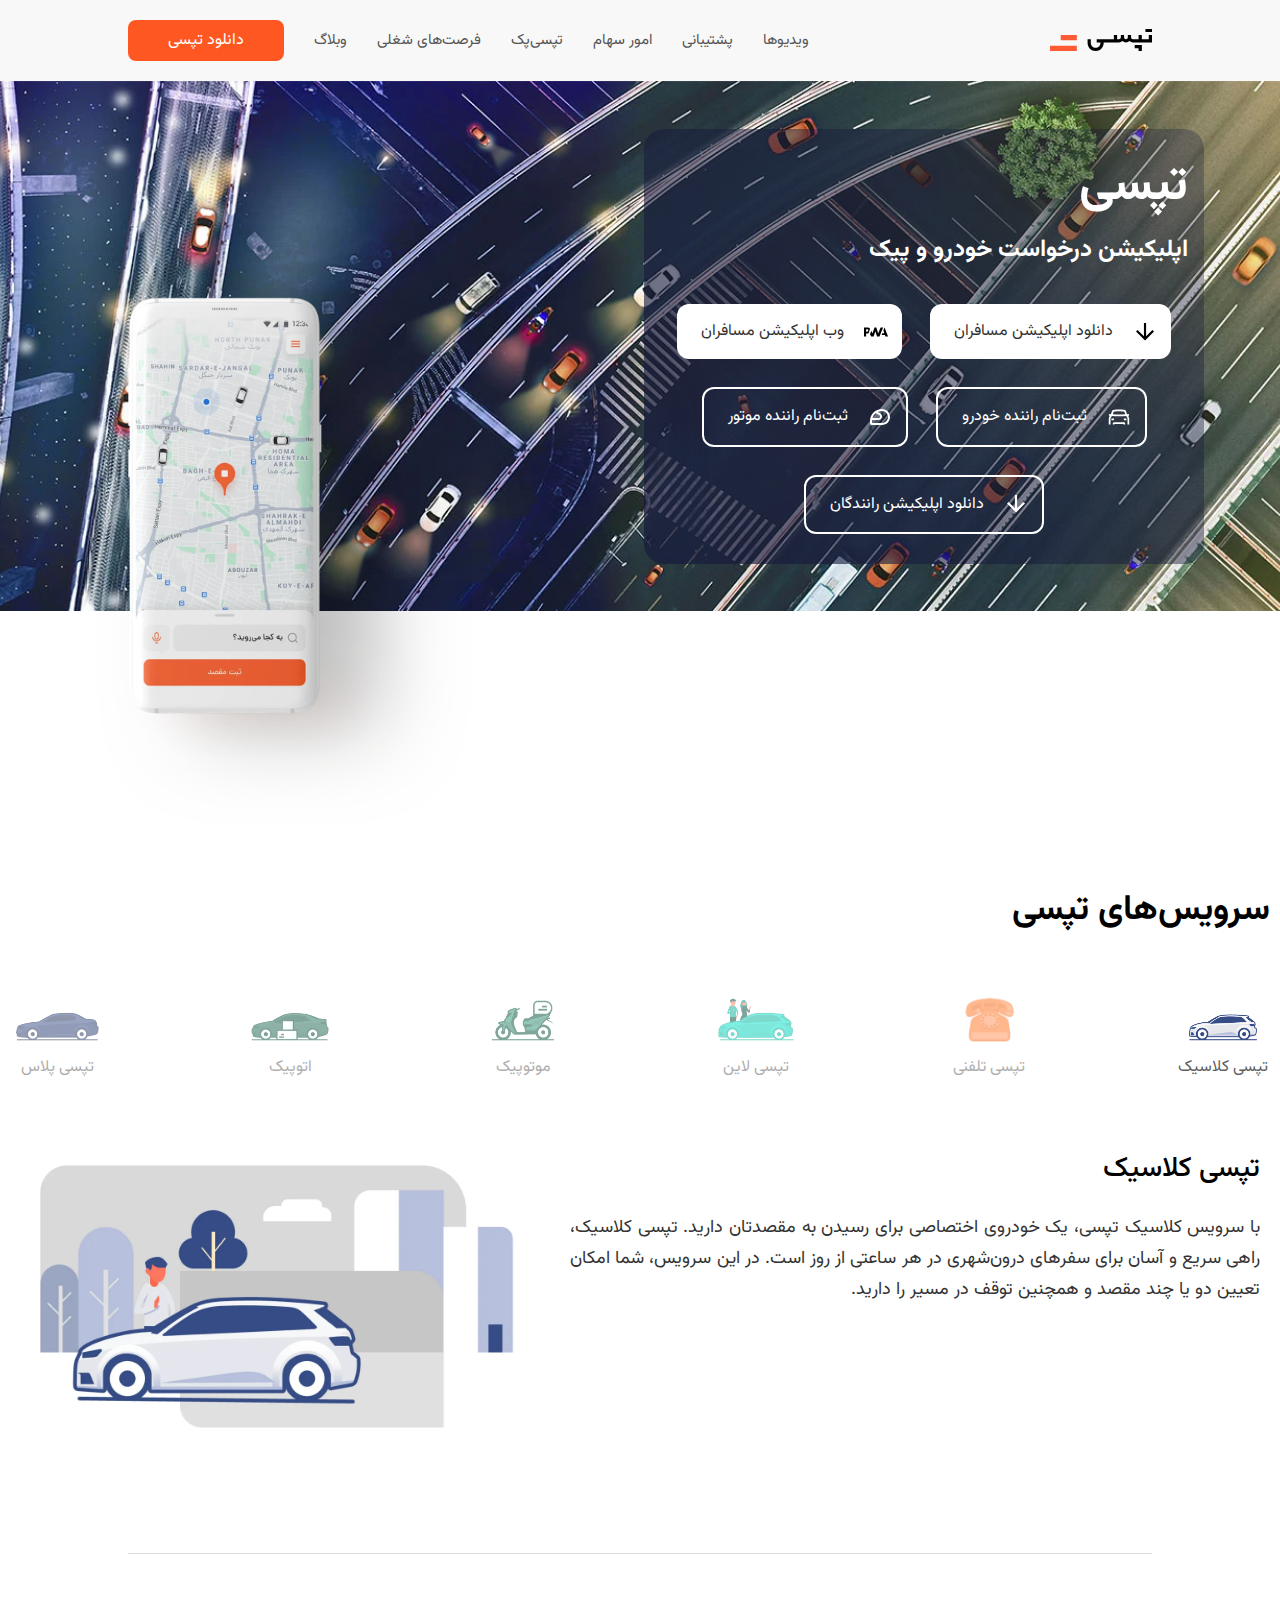
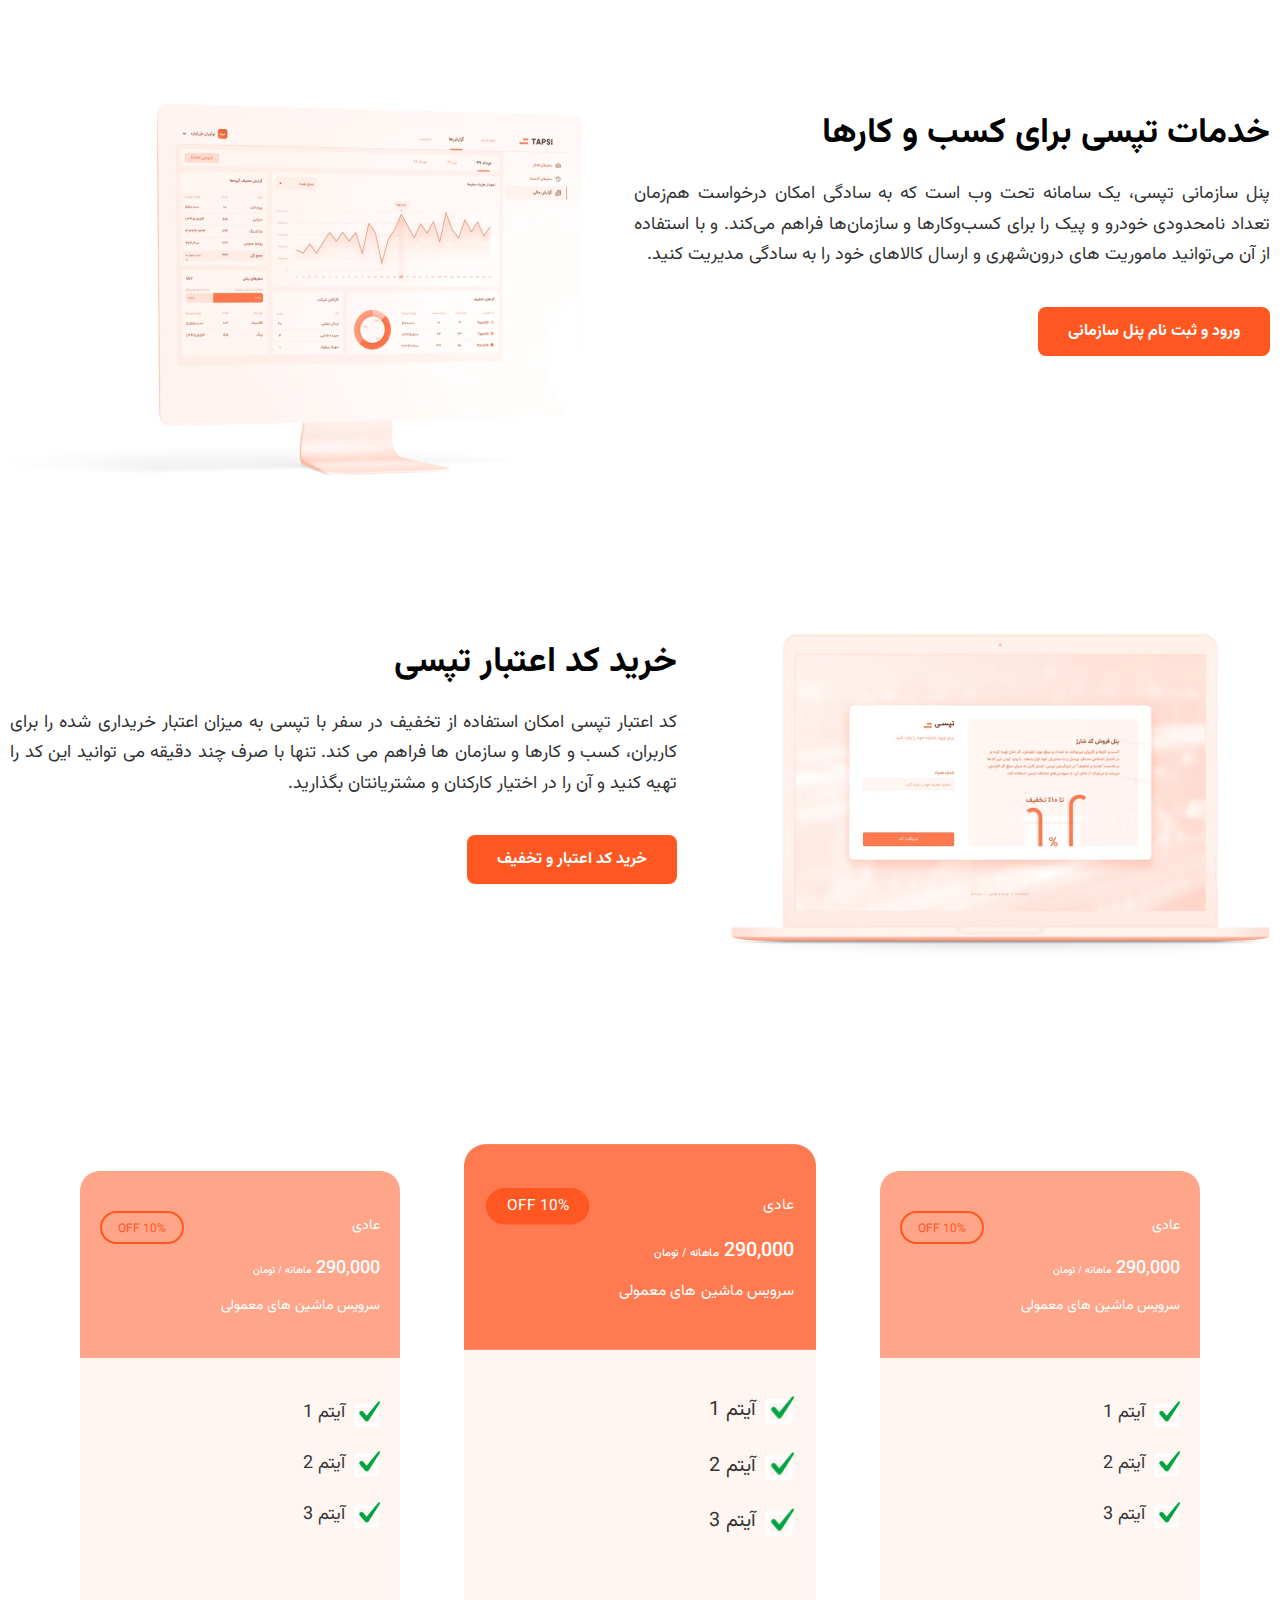
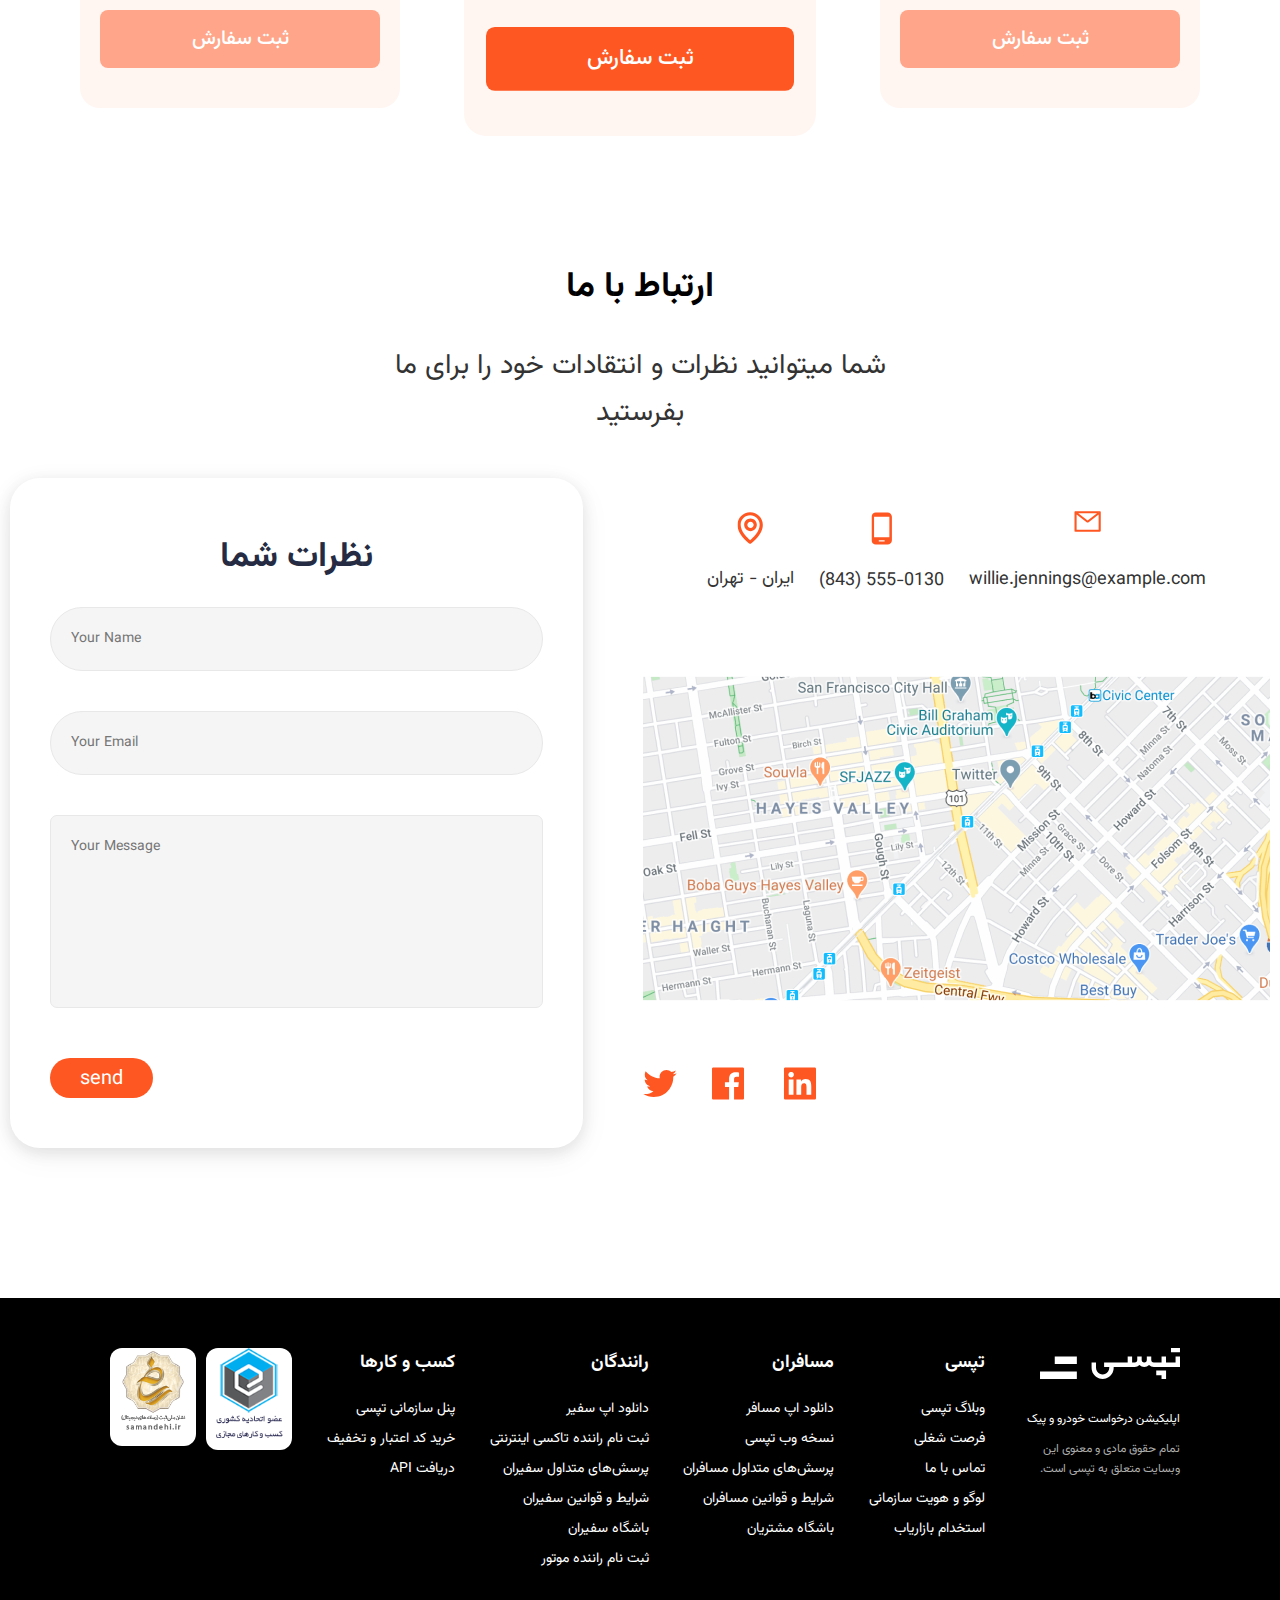
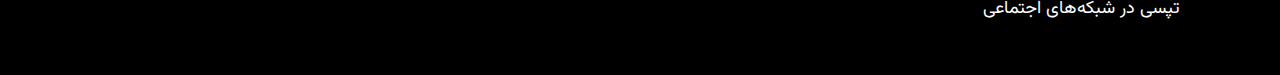
<file: index.html>
<!DOCTYPE html>
<html lang="en" dir="rtl">

<head>
  <meta charset="UTF-8">
  <meta name="viewport" content="width=device-width, initial-scale=1.0">
  <link rel="stylesheet" href="./css/fonts.css">
  <link rel="stylesheet" href="./css/style.css">

  <title>Tapsi Demo</title>
</head>

<body>
  <header>
    <nav class="nav">
      <a class="nav__logo" href="#">
        <svg xmlns="http://www.w3.org/2000/svg" width="102" height="22" viewBox="0 0 102 22">
          <g fill-rule="evenodd">
            <path fill="#000"
              d="M102 5.946h-3.222v4.28H91.8v-4.28h-3.221v4.28h-5.637a1.878 1.878 0 0 1-1.879-1.872V5.946h-3.221v2.408a1.878 1.878 0 0 1-1.879 1.873 1.878 1.878 0 0 1-1.879-1.873V5.946h-3.221v2.408a1.878 1.878 0 0 1-1.879 1.873h-1.879V5.946h-3.22v4.28h-17.18v3.212h3.758v.535c0 2.656-2.167 4.816-4.831 4.816-2.664 0-4.832-2.16-4.832-4.816v-3.746H37.58v3.746c0 4.426 3.613 8.027 8.053 8.027 4.44 0 8.052-3.6 8.052-8.027v-.535H68.985a5.09 5.09 0 0 0 3.489-1.381 5.09 5.09 0 0 0 3.49 1.38 5.09 5.09 0 0 0 3.489-1.38 5.089 5.089 0 0 0 3.489 1.38H102V5.947z">
            </path>
            <path fill="#000" d="M84.702 19.297h3.854V22h3.304v-5.946h-7.158zM102 0h-6.561v2.973H102z"></path>
            <path fill="#FF5B35" d="M26.842 11.297H10.737V5.946h16.105zM26.842 22H0v-5.351h26.842z"></path>
          </g>
        </svg>
      </a>
      <div class="nav__toggler">
        <div class="bar bar-one"></div>
        <div class="bar bar-two"></div>
        <div class="bar bar-three"></div>
      </div>
      <ul class="hidden-list nav__list">
        <li class="nav__item">
          <a href="#">ویدیوها</a>
        </li>
        <li href="#" class="nav__item">
          <a href="#">پشتیبانی</a>
        </li>
        <li href="#" class="nav__item">
          <a href="#">امور سهام</a>
        </li>
        <li href="#" class="nav__item">
          <a href="#">تپسی‌پک</a>
        </li>
        <li href="#" class="nav__item">
          <a href="#">فرصت‌های شغلی</a>
        </li>
        <li href="#" class="nav__item">
          <a href="#">وبلاگ</a>
        </li>
        <li class="mav__item">
          <a href="#" class="btn btn--primary btn__download">دانلود تپسی</a>
        </li>
      </ul>
    </nav>

    <div class="hero-section">
      <div class="hero__items">
        <h1>تپسی</h1>
        <h2>اپلیکیشن درخواست خودرو و پیک</h2>
        <div class="hero__links">
          <div class="hero__link__items btn--white">
            <img src="assets/images/hero/passenger-download.svg" alt="download icon">
            <span>
              دانلود اپلیکیشن مسافران
            </span>
          </div>

          <div class="hero__link__items btn--white">
            <img src="assets/images/hero/pwa.svg" alt="pwa icon">
            <span>
              وب اپلیکیشن مسافران
            </span>
          </div>

          <div class="hero__link__items btn--ghost">
            <img src="assets/images/hero/driver-join.svg" alt="car icon">
            <span>
              ثبت‌نام راننده خودرو
            </span>
          </div>

          <div class="hero__link__items btn--ghost">
            <img src="assets/images/hero/biker-join.svg" alt="helmet icon">
            <span>
              ثبت‌نام راننده موتور
            </span>
          </div>

          <div class="hero__link__items btn--ghost">
            <img src="assets/images/hero/driver-download.svg" alt="download icon">
            <span>
              دانلود اپلیکیشن رانندگان
            </span>
          </div>
        </div>
      </div>

      <img class="hero__phone-image" src="assets/images/hero/mockup-phone.png" alt="phone image">
    </div>
  </header>

  <section class="services container">
    <h2>سرویس‌های تپسی</h2>
    <div class="services__tabs">
      <a class="tab active" data-tab-target="nav-classic-tab">
        <img src="assets/images/services/tapsi-classic.png" alt="classic tapsi image">
        <p>تپسی کلاسیک</p>
      </a>
      <a class="tab" data-tab-target="nav-phone-tab">
        <img src="assets/images/services/tapsi-tel.png" alt="phone tapsi image">
        <p>تپسی تلفنی</p>
      </a>
      <a class="tab" data-tab-target="nav-line-tab">
        <img src="assets/images/services/tapsi-line.png" alt="line tapsi image">
        <p>تپسی لاین</p>
      </a>
      <a class="tab" data-tab-target="nav-motopeyk-tab">
        <img src="assets/images/services/tapsi-motopeyk.png" alt="motopeyk tapsi image">
        <p>موتوپیک</p>
      </a>
      <a class="tab" data-tab-target="nav-autopeyk-tab">
        <img src="assets/images/services/tapsi-autopeyk.png" alt="autopeyk tapsi image">
        <p>اتوپیک</p>
      </a>
      <a class="tab" data-tab-target="nav-plus-tab">
        <img src="assets/images/services/tapsi-plus.png" alt="tapsi plus image">
        <p>تپسی پلاس</p>
      </a>
    </div>

    <div class="container">
      <div class="tab-content active" id="nav-classic-tab">
        <div class="feature__detail">
          <h3>تپسی کلاسیک</h3>
          <p>
            با سرویس کلاسیک تپسی، یک خودروی اختصاصی برای رسیدن به مقصدتان دارید. تپسی کلاسیک، راهی سریع و آسان برای
            سفرهای درون‌شهری در هر ساعتی از روز است. در این سرویس، شما امکان تعیین دو یا چند مقصد و همچنین توقف در مسیر
            را دارید.
          </p>
        </div>
        <div class="feature__img">
          <img src="assets/images/services/classic-big.webp" alt="Tapsi classic">
        </div>
      </div>

      <div class="tab-content" id="nav-phone-tab">
        <div class="feature__detail">
          <h3>تپسی تلفنی</h3>
          <p>
            سرویس تپسی تلفنی یا ۱۶۳۰، این امکان را به شما می‌دهد که بدون نیاز به اینترنت و اپلیکیشن، درخواست خودرو
            بدهید. این سرویس تاکسی تلفنی مناسب زمانی است که به هر دلیلی دسترسی به اینترنت یا اپلیکیشن ندارید. همچنین
            سرویس تلفنی تپسی، راه حلی مناسب برای افرادی است که کار کردن با اپلیکیشن‌های موبایلی برایشان راحت نیست.
          </p>
        </div>
        <div class="feature__img">
          <img src="assets/images/services/tel-big.webp" alt="Tapsi phone">
        </div>
      </div>

      <div class="tab-content" id="nav-line-tab">
        <div class="feature__detail">
          <h3>تپسی لاین</h3>
          <p>
            تپسی لاین سرویسی است که امکان سفر اشتراکی را برایتان فراهم می‌کند. در این سرویس شما با مسافر دیگری که
            هم‌مسیرتان است، هم‌سفر خواهید بود و هزینه سفرتان تقسیم می‌شود.
          </p>
        </div>
        <div class="feature__img">
          <img src="assets/images/services/line-big.webp" alt="Tapsi line">
        </div>
      </div>

      <div class="tab-content" id="nav-motopeyk-tab">
        <div class="feature__detail">
          <h3>موتوپیک</h3>
          <p>
            با استفاده از سرویس موتوپیک، بسته‌ها و مرسولاتتان با پیک موتور به مقصد ارسال می‌شوند. این سرویس مناسب زمانی
            است که می‌خواهید مرسوله سریع‌تر به مقصد برسد. در این سرویس، شما می‌توانید مسیر رسیدن مرسوله‌تان به مقصد را
            به صورت لحظه‌ای روی نقشه دنبال کنید.
          </p>
          <button class="btn btn--primary">آشنایی با موتوپیک</button>
        </div>
        <div class="feature__img">
          <img src="assets/images/services/motopeyk-big.webp" alt="Tapsi motopeyk">
        </div>
      </div>

      <div class="tab-content" id="nav-autopeyk-tab">
        <div class="feature__detail">
          <h3>اتوپیک</h3>
          <p>
            اتوپیک سرویسی برای ارسال بسته‌های شما با خودرو است. این سرویس، برای زمانی مناسب است که بسته‌های شما، با
            موتور
            قابل ارسال نیستند و یا در حین جابجایی، نیاز به مراقبت بیشتری دارند. در این سرویس نیز امکان رصد لحظه ‌به لحظه
            موقعیت مکانی مرسوله تا زمان رسیدن به مقصد فراهم است.
          </p>
        </div>
        <div class="feature__img">
          <img src="assets/images/services/autopeyk-big.webp" alt="Tapsi autopeyk">
        </div>
      </div>

      <div class="tab-content" id="nav-plus-tab">
        <div class="feature__detail">
          <h3>تپسی پلاس</h3>
          <p>
            در سرویس پلاس تاکسی اینترنتی تپسی، خودرویی با مدل بالاتر و عمر کمتر، به دنبال شما خواهد آمد. همچنین،
            رانندگان
            این سرویس بالاترین امتیاز را از مسافران دریافت کرده‌اند. در این سرویس امکان تعیین چند مقصد یا توقف در حین
            سفر،
            وجود دارد.
          </p>
        </div>
        <div class="feature__img">
          <img src="assets/images/services/plus-big.webp" alt="Tapsi plus">
        </div>
      </div>
  </section>

  <div class="line--big"></div>

  <section class="feature container">
    <div class="feature__section">
      <div class="feature__img">
        <img class="" src="assets/images/tapsi-services.png" alt="Tapsi services for businesses">
      </div>
      <div class="feature__detail">
        <h2>خدمات تپسی برای کسب و کارها</h2>
        <p>
          پنل سازمانی تپسی، یک سامانه تحت وب است که به سادگی امکان درخواست هم‌زمان تعداد نامحدودی خودرو و پیک را برای
          کسب‌وکارها و سازمان‌ها فراهم می‌کند. و با استفاده از آن می‌توانید ماموریت های درون‌شهری و ارسال کالاهای خود را
          به سادگی مدیریت کنید.
        </p>
        <button class="btn btn--primary">ورود و ثبت نام پنل سازمانی</button>
      </div>
    </div>
    <div class="feature__section">
      <div class="feature__img">
        <img class="feature__img" src="assets/images/tapsi-code.png" alt="buyiing Tapsi's code">
      </div>
      <div class="feature__detail">
        <h2>خرید کد اعتبار تپسی</h2>
        <p>
          کد اعتبار تپسی امکان استفاده از تخفیف در سفر با تپسی به میزان اعتبار خریداری شده را برای کاربران، کسب و کارها
          و سازمان ها فراهم می کند. تنها با صرف چند دقیقه می توانید این کد را تهیه کنید و آن را در اختیار کارکنان و
          مشتریانتان بگذارید.
        </p>
        <button class="btn btn--primary">خرید کد اعتبار و تخفیف</button>
      </div>
    </div>
  </section>

  <div class="block-plan container">
    <div class="card card--secondary">
      <header class="card__header">
        <div class="card__introduction">
          <span>عادی</span>
          <span class="badge badge--secondary">10% off</span>
        </div>
        <p class="card__price">290,000 <span>ماهانه / تومان</span></p>
        <p>سرویس ماشین های معمولی</p>
      </header>
      <div class="card__body">
        <ul class="list list--tick">
          <li class="list__item">آیتم 1</li>
          <li class="list__item">آیتم 2</li>
          <li class="list__item">آیتم 3</li>
        </ul>
        <button class="btn btn--block btn--secondary btn__card">ثبت سفارش</button>
      </div>
    </div>

    <div class="card card--primary plan--popular">
      <header class="card__header">
        <div class="card__introduction">
          <span>عادی</span>
          <span class="badge badge--primary">10% off</span>
        </div>
        <p class="card__price">290,000 <span>ماهانه / تومان</span></p>
        <p>سرویس ماشین های معمولی</p>
      </header>
      <div class="card__body">
        <ul class="list list--tick">
          <li class="list__item">آیتم 1</li>
          <li class="list__item">آیتم 2</li>
          <li class="list__item">آیتم 3</li>
        </ul>
        <button class="btn btn--block btn--primary btn__card">ثبت سفارش</button>
      </div>
    </div>

    <div class="card card--secondary">
      <header class="card__header">
        <div class="card__introduction">
          <span>عادی</span>
          <span class="badge badge--secondary">10% off</span>
        </div>
        <p class="card__price">290,000 <span>ماهانه / تومان</span></p>
        <p>سرویس ماشین های معمولی</p>
      </header>
      <div class="card__body">
        <ul class="list list--tick">
          <li class="list__item">آیتم 1</li>
          <li class="list__item">آیتم 2</li>
          <li class="list__item">آیتم 3</li>
        </ul>
        <button class="btn btn--block btn--secondary btn__card">ثبت سفارش</button>
      </div>
    </div>
  </div>

  <section class="contact-us container">
    <div>
      <h2 class="contact-us__heading">ارتباط با ما</h2>
      <p class="contact-us__text">شما میتوانید نظرات و انتقادات خود را برای ما بفرستید</p>
    </div>

    <div class="contact-us__social-and-form">
      <div class="contact-us__socials">
        <div class="contact-us__social-media">
          <a href="https://ir.linkedin.com/company/tapsi" target="_blank">
            <img src="assets/images/contact-us/linkedin.svg" alt="linkedin iamge">
          </a>
          <a href="https://www.facebook.com/Tapsi.ir/" target="_blank">
            <img src="assets/images/contact-us/facebook.svg" alt="facebook image">
          </a>
          <a href="https://twitter.com/tapsi_ir?lang=en" target="_blank">
            <img src="assets/images/contact-us/twitter.svg" alt="tapsi image">
          </a>
        </div>

        <div class="contact-us__img hidden">
          <img src="assets/images/contact-us/map.png" alt="map image">
        </div>

        <div class="contact-us__info">
          <div class="contact-us__info__item">
            <img class="img-email" src="assets/images/contact-us/email.svg" alt="email image">
            <p>willie.jennings@example.com</p>
          </div>
          <div class="contact-us__info__item">
            <img src="assets/images/contact-us/phone.svg" alt="phone image">
            <p>(843) 555-0130</p>
          </div>
          <div class="contact-us__info__item">
            <img src="assets/images/contact-us/location.svg" alt="location image">
            <p>ایران - تهران</p>
          </div>
        </div>
      </div>

      <form action="GET" class="contact-us__form">
        <h3>نظرات شما</h3>
        <div class="contact-us__inputs">
          <label for="name"></label>
          <input type="text" name="name" id="" placeholder="Your Name">

          <label for="email"></label>
          <input type="email" name="email" id="" placeholder="Your Email">

          <label for="textarea"></label>
          <textarea class="textarea" name="textarea" id="" placeholder="Your Message"></textarea>
          <button class="btn btn--primary" type=" submit">send</button>
        </div>
      </form>
    </div>

  </section>

  <footer class="footer">
    <div class="footer__info">
      <div class="footer__info__col footer__first-col">
        <img src="assets/images/footer/tapsi-logo-white.svg" alt="Tapsi's logo">
        <h3>اپلیکیشن درخواست خودرو و پیک</h3>
        <p class="copy-right">تمام حقوق مادی و معنوی این وبسایت متعلق به تپسی است.</p>
      </div>

      <div class="footer__info__col">
        <h6 class="footer__col__header">تپسی</h6>
        <div class="footer__sub-links">
          <a href="#" class="footer__sub-link" target="_blank">وبلاگ تپسی</a>
          <a href="#" class="footer__sub-link" target="_blank">فرصت شغلی</a>
          <a href="#" class="footer__sub-link" target="_blank">تماس با ما</a>
          <a href="#" class="footer__sub-link" target="_blank">لوگو و هویت سازمانی</a>
          <a href="#" class="footer__sub-link" target="_blank">استخدام بازاریاب</a>
        </div>
      </div>

      <div class="footer__info__col">
        <h6 class="footer__col__header">مسافران</h6>
        <div class="footer__sub-links">
          <a href="#" class="footer__sub-link" target="_blank">دانلود اپ مسافر</a>
          <a href="#" class="footer__sub-link" target="_blank">نسخه وب تپسی</a>
          <a href="#" class="footer__sub-link" target="_blank">پرسش‌های متداول مسافران
          </a>
          <a href="#" class="footer__sub-link" target="_blank">
            شرایط و قوانین مسافران</a>
          <a href="#" class="footer__sub-link" target="_blank">باشگاه مشتریان</a>
        </div>
      </div>

      <div class="footer__info__col">
        <h6 class="footer__col__header">رانندگان</h6>
        <div class="footer__sub-links">
          <a href="#" class="footer__sub-link" target="_blank">دانلود اپ سفیر</a>
          <a href="#" class="footer__sub-link" target="_blank">ثبت نام راننده تاکسی اینترنتی</a>
          <a href="#" class="footer__sub-link" target="_blank">پرسش‌های متداول سفیران</a>
          <a href="#" class="footer__sub-link" target="_blank">شرایط و قوانین سفیران</a>
          <a href="#" class="footer__sub-link" target="_blank">باشگاه سفیران</a>
          <a href="#" class="footer__sub-link" target="_blank">ثبت نام راننده موتور</a>
        </div>
      </div>

      <div class="footer__info__col">
        <h6 class="footer__col__header">کسب و کارها</h6>
        <div class="footer__sub-links">
          <a href="#" class="footer__sub-link" target="_blank">پنل سازمانی تپسی</a>
          <a href="#" class="footer__sub-link" target="_blank">خرید کد اعتبار و تخفیف
          </a>
          <a href="#" class="footer__sub-link" target="_blank">دریافت API</a>
        </div>
      </div>

      <div class="footer__info__col enemad">
        <div class="footer__enemad">
          <img src="assets/images/footer/etehadiye.png" alt="etehadie trust image">
        </div>
        <div class="footer__enemad">
          <img src="assets/images/footer/samandehi.png" alt="samandehi.ir image">
        </div>
      </div>
    </div>

    <div class="footer__social">
      <p>تپسی در شبکه‌های اجتماعی</p>
    </div>
  </footer>

  <script src="./js/main.js"></script>
</body>

</html>
</file>
<file: css/fonts.css>
@font-face {
  font-family: "Vazirmatn";
  src: url("../assets/fonts/fonts/webfonts/Vazirmatn[wght].woff2")
      format("woff2 supports variations"),
    url("../assets/fonts/fonts/webfonts/Vazirmatn[wght].woff2")
      format("woff2-variations");
  font-weight: 100 900;
  font-style: normal;
  font-display: swap;
}

body,
button {
  font-family: Vazirmatn;
}
</file>
<file: css/style.css>
*,
*::before,
*::after {
  box-sizing: border-box;
  margin: 0;
  padding: 0;
}

:root {
  --color-primary: #ff5722;
  --color-secondary-light: #fff6f2;
  --color-secondary-dark: #ffa589;
  --color-navbar-: #f8f8f8;
  --color-headings: #000;
  --color-body: #333;
  --color-white: #fff;
}

html {
  font-size: 62.5%;
}

body {
  color: var(--color-body);
  font-size: 1.4rem;
  line-height: 1.7;
}

h1,
h2,
h3 {
  color: var(--color-headings);
  font-weight: 700;
}

h1 {
  font-size: 2.5rem;
}

h2 {
  font-size: 2.22rem;
}

.container {
  max-width: 1280px;
  margin: 0 auto;
  /* padding: 0 20px; */
  padding: 3% 10%;
}

.btn {
  font-size: 1.4rem;
  font-weight: 700;
  border-radius: 8px;
  padding: 1.3rem 2.5rem;
  border: 0;
  outline: 0;
  white-space: nowrap;
  font-weight: 500;
}

.btn--primary {
  background-color: var(--color-primary);
  color: var(--color-white);
}

.btn--secondary {
  background-color: var(--color-secondary-dark);
  color: var(--color-white);
}

.btn--block {
  width: 100%;
  font-size: 1.6rem;
}

.badge {
  border-radius: 32px;
  white-space: nowrap;
  display: inline-block;
  text-transform: uppercase;
}

.badge--primary {
  font-size: 1.4rem;
  color: var(--color-white);
  background-color: var(--color-primary);
  padding: 6px 19px 3px 19px;
}

.badge--secondary {
  font-size: 1.2rem;
  color: var(--color-primary);
  border: 2px solid var(--color-primary);
  padding: 6px 16px 3px 16px;
}

.list {
  list-style: none;
  font-size: 1.8rem;
}

.list--inline .list__item {
  display: inline-block;
}

.list--tick .list__item {
  background: url(../assets/images/Tick-Square.svg) no-repeat;
  background-position: right center;
  padding-right: 3.5rem;
  background-color: var(--color-secondary-light);
  margin-bottom: 1.5rem;
}

.block-plan {
  display: grid;
  gap: 5rem 8rem;
  justify-content: center;
  grid-template-columns: repeat(auto-fit, minmax(250px, 320px));
}

.card {
  display: inline-block;
  overflow: hidden;
  border-radius: 2rem;
  background-color: var(--color-secondary-light);
  transition: all 0.2s ease-out;
}

.card:hover {
  transform: scale(1.05);
}

.card--primary .card__header {
  background-color: #ff7a50;
}

.card--secondary .card__header {
  background-color: var(--color-secondary-dark);
}

.card__header,
.card__body {
  padding: 40px 20px;
}

.card__header {
  /* border-radius: 2rem 2rem 0 0; */
  font-size: 1.4rem;
  color: var(--color-white);
}

.card__introduction {
  display: flex;
  align-items: center;
  justify-content: space-between;
  margin-bottom: 1rem;
}

.card__price {
  font-size: 1.8rem;
  font-weight: 500;
  margin-bottom: 1rem;
}

.card__price span {
  font-size: 1rem;
}

.card__body .list.list--tick :last-child {
  margin-bottom: 80px;
}

.btn__card {
  padding: 1.3rem 8.5rem;
}

.feature {
  display: flex;
  flex-direction: column;
  align-items: center;
  justify-content: center;
  gap: 12rem;
  margin-top: 6rem;
  margin-bottom: 6rem;
}

.feature__img {
  margin-bottom: 26px;
  text-align: center;
  padding: 0 10px;
}

.feature__img img {
  max-width: 100%;
  height: auto;
  object-fit: cover;
}

.feature__detail h2 {
  margin-bottom: 15px;
}

.feature__detail p {
  margin-bottom: 36px;
  font-size: 1.4rem;
  text-align: justify;
}

.feature__detail .btn--primary {
  padding: 1.2rem 3rem;
  font-size: 1.4rem;
  font-weight: 700;
}

.contact-us {
  margin-top: 10rem;
  margin-bottom: 10rem;
}

/*
.contact-us__socials {
  width: 70%;
}

.contact-us__form {
  width: 30%;
} */

.contact-us,
.contact-us__social-and-form {
  display: flex;
  flex-direction: column;
  justify-content: center;
}

.contact-us__heading,
.contact-us__text {
  text-align: center;
}

.contact-us__heading {
  font-size: 3.5rem;
  margin-bottom: 2.5rem;
}

.contact-us__text {
  font-size: 2.8rem;
  margin-bottom: 3rem;
}

.contact-us__socials {
  display: flex;
  flex-direction: column;
}

.contact-us__social-media {
  display: flex;
  align-items: center;
  justify-content: center;
  gap: 3rem;
  margin-bottom: 8rem;
}

.contact-us__social-media a {
  text-decoration: none;
}

.contact-us__info {
  display: flex;
  flex-direction: column;
  justify-content: center;
  align-items: flex-end;
  gap: 2.5rem;
}

.contact-us__info__item {
  display: flex;
  align-items: center;
  direction: ltr;
}

.contact-us__info__item img {
  margin-right: 2rem;
}

.contact-us__form {
  direction: ltr;
  margin-top: 8rem;
  padding: 5rem 4rem;
  border-radius: 3rem;
  box-shadow: rgba(17, 17, 26, 0.1) 0px 4px 16px,
    rgba(17, 17, 26, 0.05) 0px 8px 32px;
}

.contact-us__form h3 {
  font-size: 2rem;
  font-weight: 700;
  color: #252b42;
  text-align: center;
}

.contact-us__inputs {
  display: flex;
  flex-direction: column;
  gap: 2rem;
}

.contact-us__inputs input {
  border-radius: 4rem;
}

.contact-us__inputs input,
.contact-us__inputs textarea {
  background-color: #f5f5f5;
  border: 1px solid #e8e8e8;
  padding: 2rem;
}

.contact-us__inputs input:focus,
.contact-us__inputs textarea:focus {
  outline: 1px solid var(--color-secondary-dark);
}

.textarea {
  resize: none;
  height: 193px;
  border-radius: 7px;
}

input,
.textarea,
::placeholder {
  font-size: 1.4rem;
  font-family: Vazirmatn;
}

.contact-us__inputs .btn--primary {
  border-radius: 100px;
  font-size: 2rem;
  font-weight: 400;
  padding: 0.5rem 3rem 0.3rem 3rem;
  /* display: inline !important; */
  display: inline-block;
  align-self: baseline;
  margin-top: 2rem;
}

.footer {
  background-color: #000;
  padding: 5rem 3rem;
  color: var(--color-white);
}

.footer__info,
.footer__info__col {
  display: flex;
  flex-direction: column;
}

.footer__first-col img {
  margin-bottom: 3rem;
  width: 140px;
  height: auto;
}

.footer__first-col h3 {
  font-size: 1.2rem;
  font-weight: 400;
  color: var(--color-white);
}

.footer__first-col p {
  font-size: 1.2rem;
}

.copy-right {
  color: #acacac;
  margin-top: 1rem;
}

.footer__info__col {
  margin-bottom: 2rem;
}
.footer__col__header {
  font-size: 2rem;
  font-weight: 700;
  margin-bottom: 1rem;
}

.footer__sub-link {
  font-size: 1.4rem;
  line-height: 30px;
  display: block;
  color: var(--color-white);
  text-decoration: none;
}

.footer__sub-link:hover {
  color: var(--color-primary);
}

.footer__info__col.enemad {
  display: flex;
  flex-direction: row;
  align-items: start;
}

.footer__enemad {
  max-width: 86px;
  border-radius: 12px;
  margin-left: 10px;
  background-color: var(--color-white);
}

.footer__enemad img {
  width: 100%;
  height: auto;
}

.nav {
  background-color: var(--color-navbar-);
  display: flex;
  justify-content: space-between;
  align-items: center;
  padding: 1rem 10%;
  flex-wrap: wrap;
}

.nav__logo {
  margin-top: 10px;
}

.nav__toggler {
  /* width: 35px; */
  /* height: auto; */
  cursor: pointer;
}

.bar {
  width: 25px;
  height: 3px;
  border-radius: 100px;
  background-color: #000;
  margin: 5px 0;
  transition: all 0.4s ease-out;
}

.toggled .bar-one {
  transform: rotate(45deg);
  transform-origin: top left;
  /* margin: 8px 0; */
}

.toggled .bar-two {
  opacity: 0;
  /* transform: translateX(-20px); */
}

.toggled .bar-three {
  transform: rotate(-45deg);
  transform-origin: bottom left;
  /* margin: 8px 0; */
}

.nav__list {
  list-style: none;
  display: flex;
  flex-direction: column;
  width: 100%;
  flex-wrap: wrap;
  /* display: none; */
}

.nav__item a {
  text-decoration: none;
  font-size: 1.5rem;
  color: #545454;
  padding: 0.5rem 0;
  display: inline-block;
}

.nav__item a:hover {
  color: var(--color-primary);
}

.btn__download {
  font-size: 1.5rem;
  font-weight: 400;
  text-decoration: none;
  padding: 7px 40px;
  align-self: self-start;
  margin: 1rem 0;
  display: inline-block;
}

.hero-section {
  width: 100%;
  height: 500px;
  background: url(../assets/images/hero/hero.png) center no-repeat;
  background-size: cover;
  display: flex;
  align-items: center;
  justify-content: center;
}

.hero__items {
  border-radius: 20px;
  display: inline-block;
  /* margin: 1rem auto; */
  padding: 16px;
  background-image: linear-gradient(
    51deg,
    rgba(23, 26, 60, 0.7) 5%,
    rgba(23, 26, 60, 0.3) 95%
  );
}

.hero-section h1,
.hero-section h2 {
  color: var(--color-white);
  font-weight: 700;
}

.hero-section h1 {
  font-size: 2.5rem;
}

.hero-section h2 {
  font-size: 1.6rem;
  margin-bottom: 30px;
}

.hero__link__items {
  padding: 14px;
  margin: 14px;
  border-radius: 12px;
  cursor: pointer;
  display: flex;
  align-items: center;
  /* justify-content: space-between; */
  gap: 2rem;
}

.hero__link__items span {
  font-size: 1.4rem;
  margin-left: 1rem;
}

.btn--white {
  background-color: var(--color-white);
}

.btn--ghost {
  border: 2px solid var(--color-white);
  color: var(--color-white);
}

.hero__phone-image {
  display: none;
}

.services {
  margin-top: 5rem;
}

.services h2 {
  font-size: 2.2rem;
}

.services__tabs {
  display: flex;
  align-items: center;
  justify-content: space-between;
  overflow-y: auto;
  gap: 1.2rem;
  padding: 5px 0 15px;
  margin: 50px 0;
}

.tab {
  display: flex;
  flex-direction: column;
  align-items: center;
  justify-content: center;
  text-decoration: none;
  opacity: 0.5;
  transition: all 0.4s ease-out;
}

.tab:hover {
  opacity: 1;
}

.tab img {
  height: 40px;
  width: auto;
  margin-bottom: 1rem;
}

.tab p {
  font-size: 1.4rem;
  color: #5e5e5e;
  white-space: nowrap;
}

.tab-content .feature__img {
  display: none;
}

.tab-content .feature__detail h3 {
  font-size: 1.6rem;
  font-weight: 500;
  margin-bottom: 1rem;
}

.tab-content {
  display: none;
}

.tab-content.active {
  display: flex;
}

.tab.active {
  opacity: 1;
}

.hidden,
.hidden-list {
  display: none;
}

.line--big {
  width: 80%;
  height: 1px;
  background-color: #ddd;
  margin: 0 auto;
}

@media screen and (min-width: 1024px) {
  body {
    font-size: 1.8rem;
  }
  h1 {
    font-size: 5rem;
  }
  h2 {
    font-size: 3.5rem;
  }
  .container {
    padding: 0 10px;
  }
  .hidden-list {
    display: flex;
  }
  .hidden {
    display: block;
  }
  .btn {
    font-size: 1.6rem;
  }
  .btn--block {
    font-size: 2rem;
  }
  .list--tick .list__item {
    margin-bottom: 2rem;
  }
  .plan--popular {
    transform: scale(1.1);
  }
  .plan--popular:hover {
    transform: scale(1.15);
  }
  .feature {
    margin-top: 15rem;
    margin-bottom: 15rem;
  }
  .feature :first-child {
    flex-direction: row-reverse;
  }
  .feature__section {
    display: flex;
    justify-content: space-between;
    gap: 5rem;
  }
  .feature__img {
    padding: 0;
    text-align: unset;
  }
  .feature__img img {
    max-width: unset;
  }
  .feature__detail p {
    font-size: 1.8rem;
  }
  .feature__detail .btn--primary {
    font-size: 1.6rem;
  }
  .contact-us {
    width: 100%;
    margin-top: 15rem;
    margin-bottom: 15rem;
  }
  .contact-us__socials {
    width: 70%;
  }
  .contact-us__form {
    width: 30%;
  }
  .contact-us__text {
    padding: 0 38rem;
    margin-bottom: 4rem;
  }
  .contact-us__social-and-form {
    flex-direction: row;
    gap: 6rem;
    align-items: center;
    justify-content: space-between;
  }
  .contact-us__socials {
    flex-direction: column-reverse;
    /* align-items: flex-end; */
  }
  .contact-us__social-media {
    justify-content: flex-end;
    margin-top: 5rem;
    margin-bottom: 0;
  }
  .contact-us__img {
    width: 100%;
  }
  .contact-us__info {
    flex-direction: row;
    align-items: start;
    margin-bottom: 8rem;
    /* gap: 6rem; */
  }
  .contact-us__info img {
    margin-bottom: 2rem;
  }
  .contact-us__info .img-email {
    margin-bottom: 3.3rem;
  }
  .contact-us__info__item {
    flex-direction: column;
  }
  .contact-us__info__item img {
    margin-right: unset;
  }
  .contact-us__form {
    width: 100%;
    margin-top: 0;
  }
  .contact-us__form h3 {
    font-size: 3.5rem;
  }
  .contact-us__inputs {
    gap: 2rem;
  }
  .contact-us__inputs .btn--primary {
    margin-top: 3rem;
  }
  .footer {
    padding: 5rem 10rem;
  }
  .footer__info {
    flex-direction: row;
    align-items: stretch;
    flex-wrap: wrap;
    justify-content: space-between;
    gap: 2rem;
  }
  .footer__first-col {
    max-width: 160px;
  }
  .footer__col__header {
    font-size: 1.8rem;
    font-weight: 700;
    margin-bottom: 1.5rem;
  }
  .nav {
    flex-wrap: nowrap;
  }
  .nav__toggler {
    display: none;
  }
  .nav__list {
    flex-direction: row;
    align-items: center;
    justify-content: space-between;
    flex-wrap: nowrap;
    gap: 3rem;
    width: auto;
  }
  .nav__item a {
    text-decoration: none;
    font-size: 1.5rem;
    color: #545454;
  }
  .nav__item a:hover {
    color: var(--color-primary);
  }
  .hero-section {
    height: 530px;
    justify-content: space-around;
  }
  .hero__phone-image {
    width: 417px;
    height: auto;
    display: inline-block;
    margin-top: 357px;
  }
  .hero-section h1 {
    font-size: 5rem;
  }
  .hero-section h2 {
    font-size: 2.4rem;
    margin-bottom: 20px;
  }
  .hero__link__items span {
    font-size: 1.6rem;
  }
  .hero__links {
    width: 528px;
    display: flex;
    flex-wrap: wrap;
    align-items: center;
    justify-content: center;
  }
  .services {
    margin-top: 27rem;
    margin-bottom: 7rem;
  }
  .services h2 {
    font-size: 3.5rem;
  }
  .tab img {
    height: 48px;
  }
  .tab p {
    font-size: 1.6rem;
  }
  .tab-content {
    display: flex;
    justify-content: space-between;
    gap: 5rem;
  }
  .tab-content .feature__img {
    display: inline-block;
  }
  .tab-content .feature__img img {
    width: 500px;
    height: auto;
  }
  .tab-content .feature__detail h3 {
    font-size: 2.8rem;
    margin-bottom: 2rem;
  }
  .tab-content {
    display: none;
  }
}
</file>
